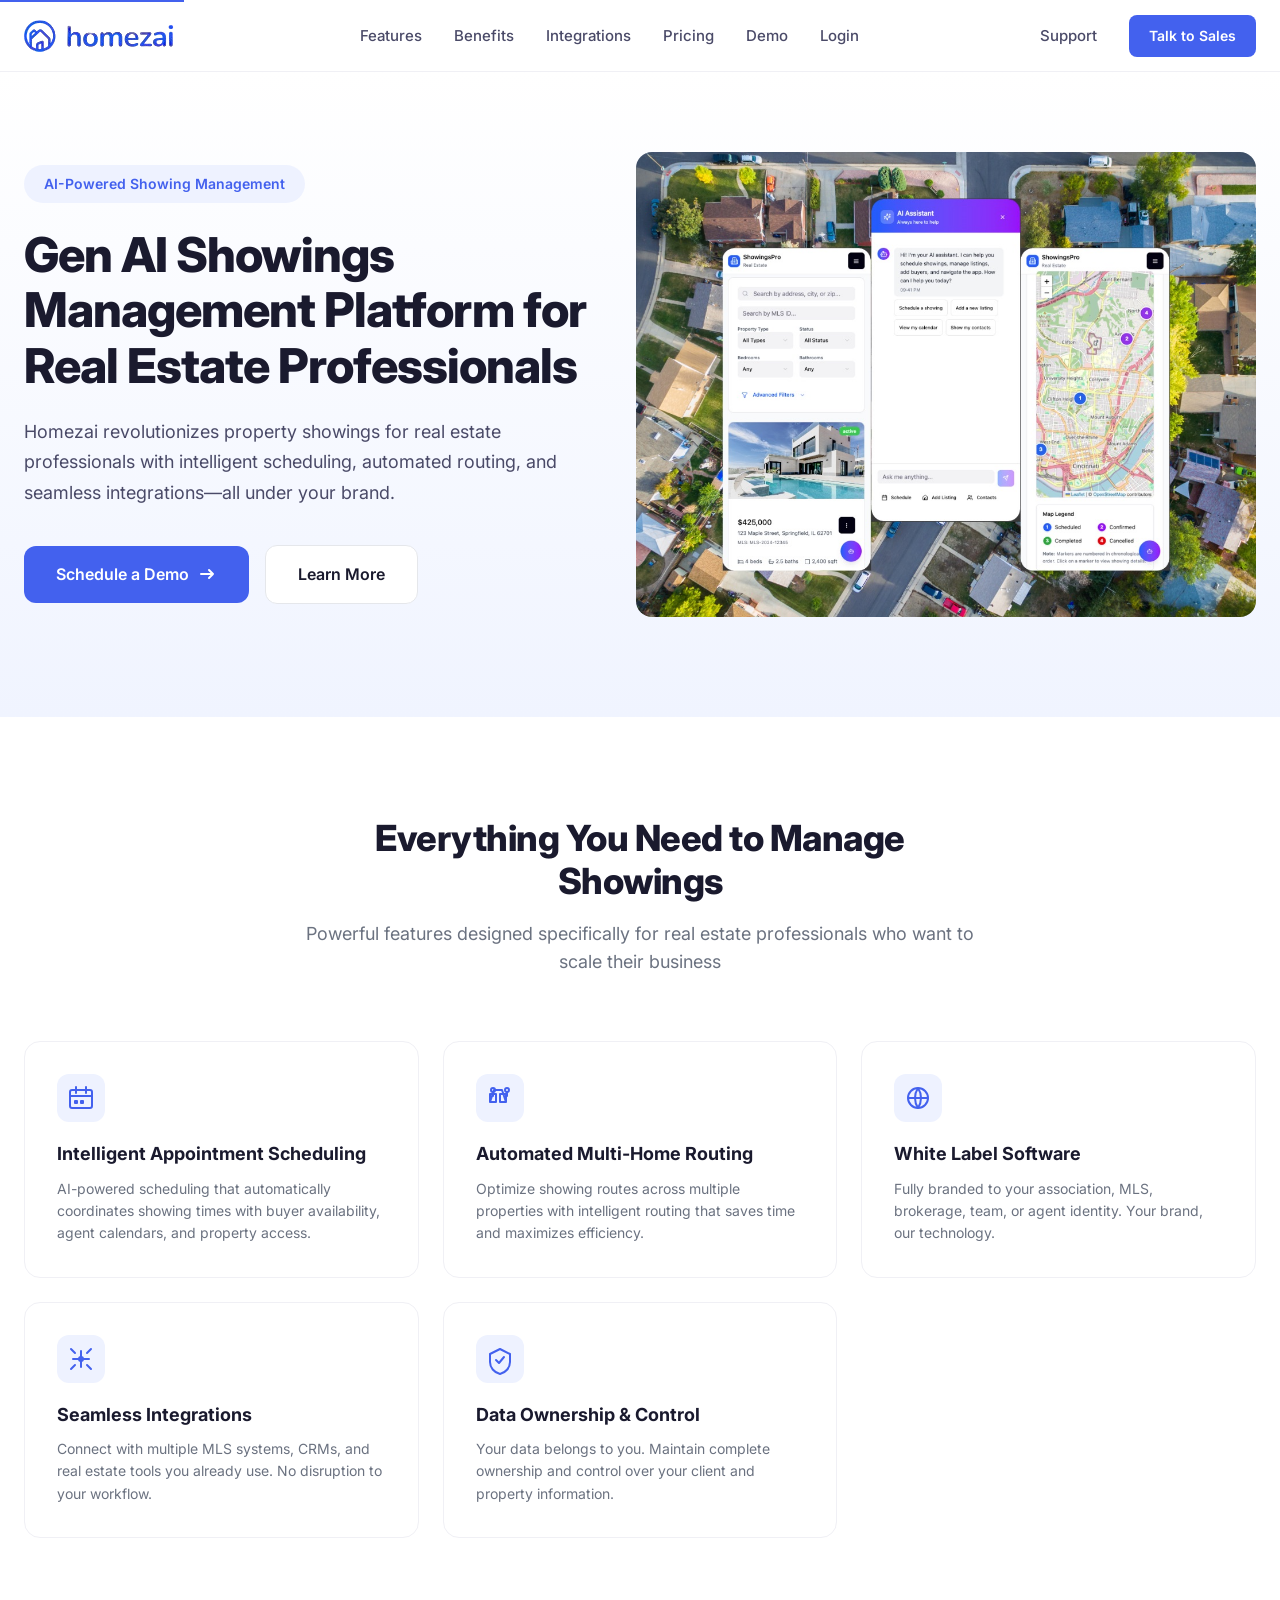
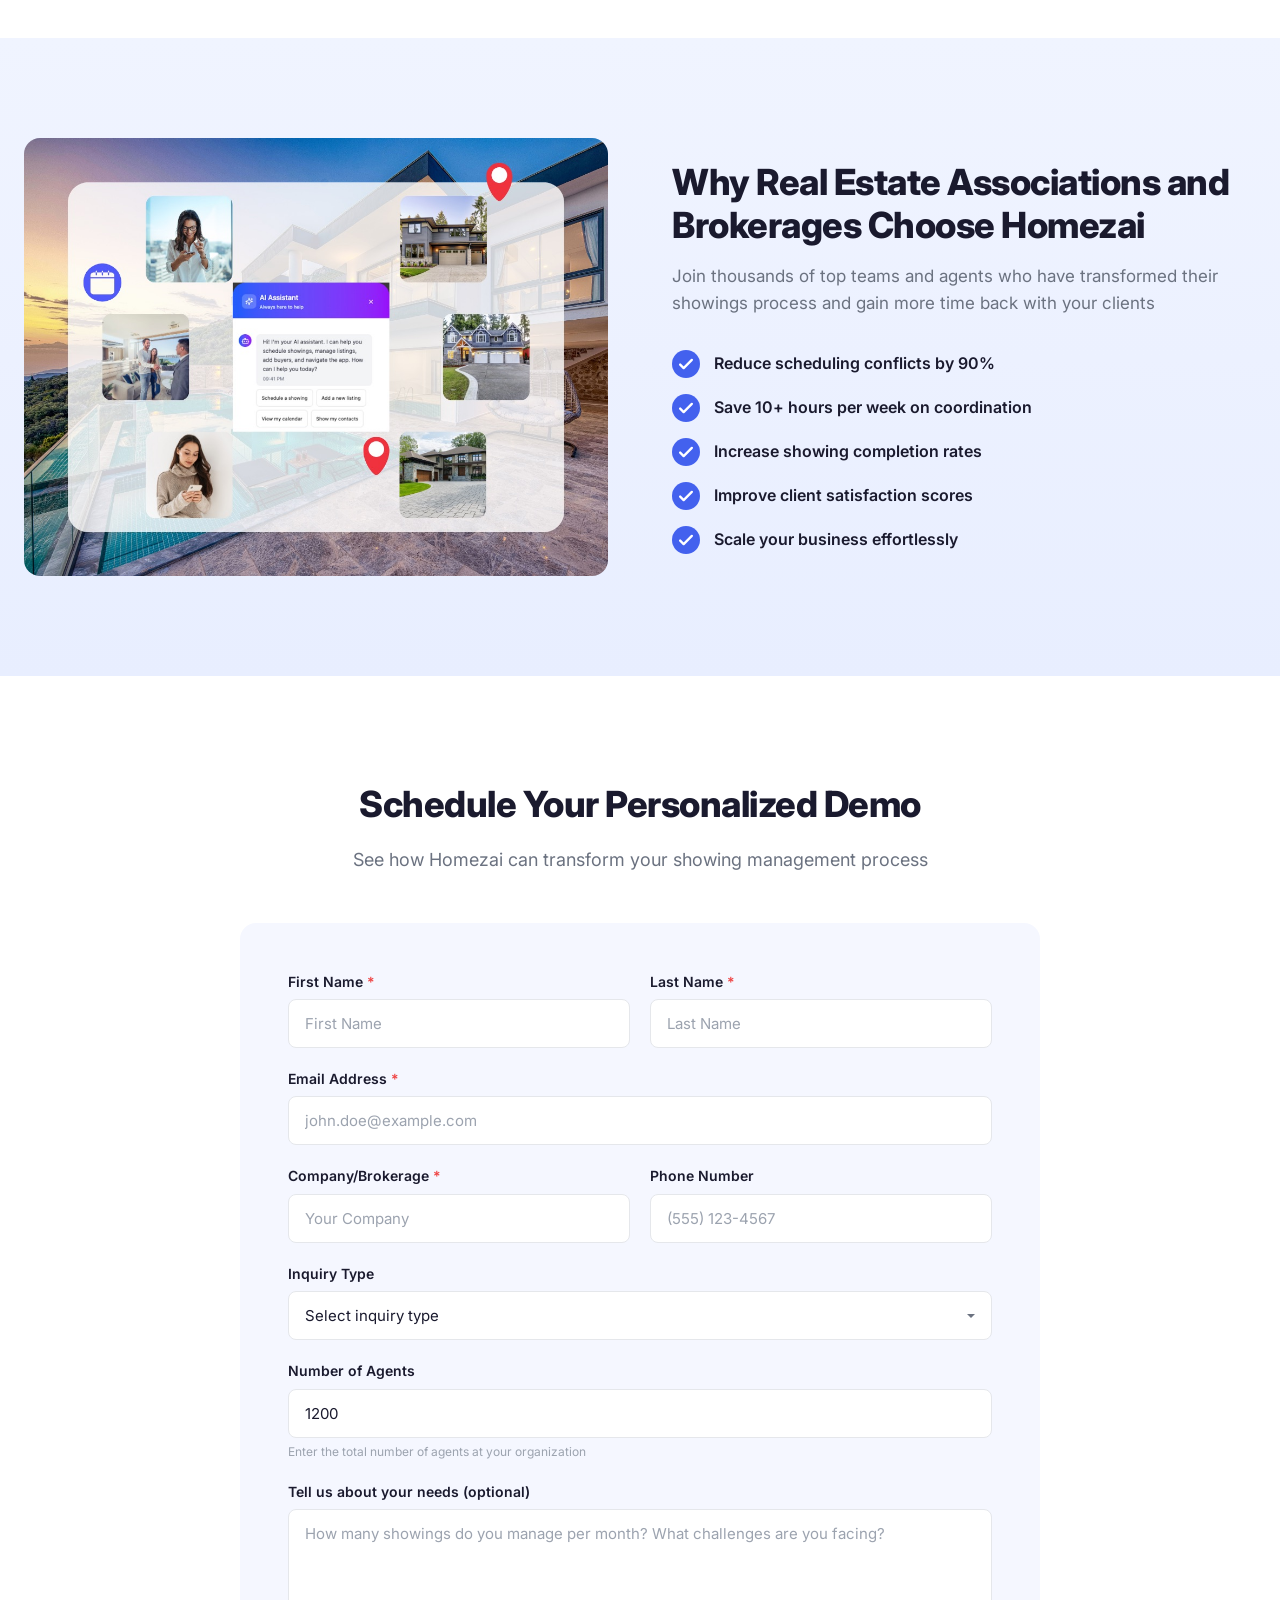
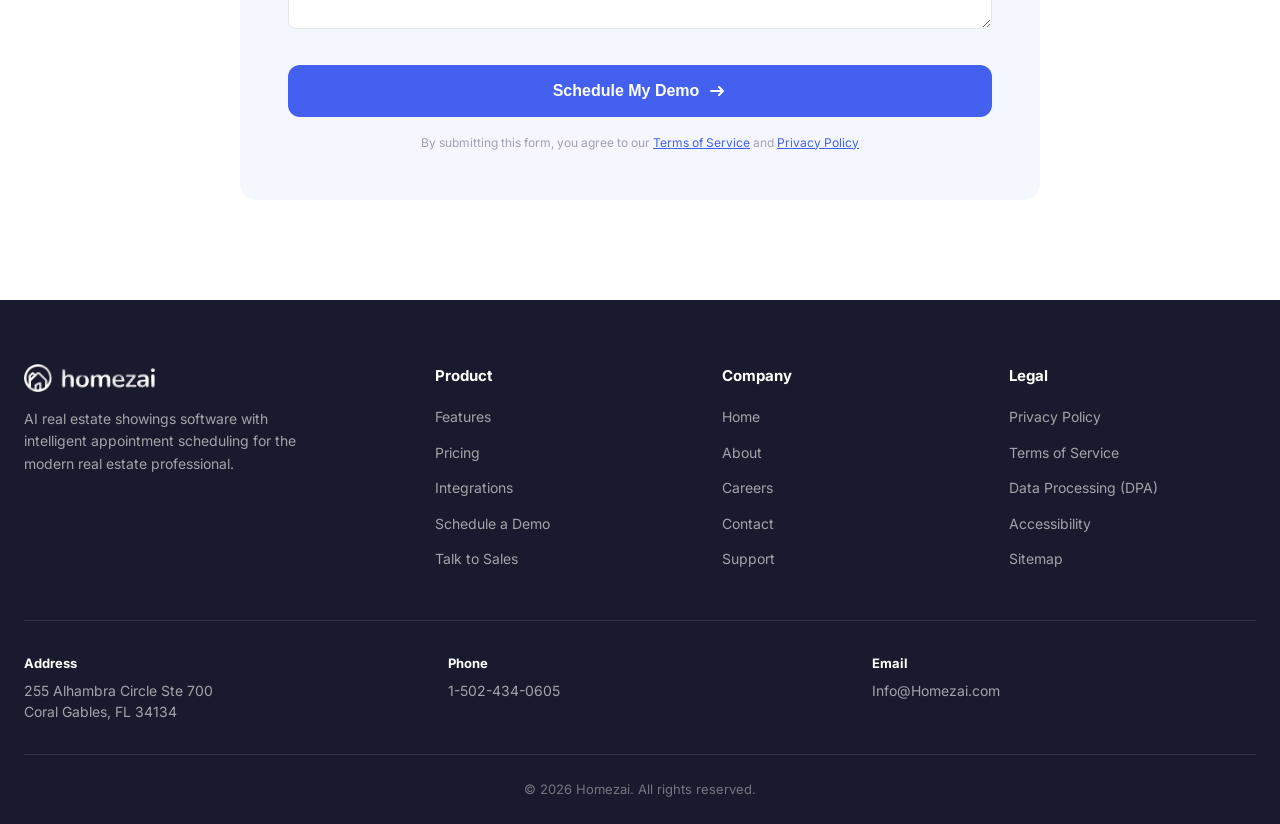
<file: index.html>
<!DOCTYPE html>
<html lang="en">
<head>
    <meta charset="UTF-8">
    <meta name="viewport" content="width=device-width, initial-scale=1.0">
    <title>Homezai - AI Showings Management for Real Estate</title>
    <meta name="description" content="Homezai revolutionizes property showings for real estate professionals with intelligent scheduling, automated routing, and seamless integrations.">
    <link rel="preconnect" href="https://fonts.googleapis.com">
    <link rel="preconnect" href="https://fonts.gstatic.com" crossorigin>
    <link href="https://fonts.googleapis.com/css2?family=Inter:wght@400;500;600;700;800&display=swap" rel="stylesheet">
    <link rel="stylesheet" href="styles.css">
    <link rel="icon" type="image/svg+xml" href="data:image/svg+xml,<svg xmlns='http://www.w3.org/2000/svg' viewBox='0 0 32 32'><text y='28' font-size='28'>🏠</text></svg>">
</head>
<body>
    <a href="#main-content" class="skip-link">Skip to main content</a>

    <!-- Header -->
    <header class="header" role="banner">
        <div class="container header-inner">
            <a href="/" class="logo" aria-label="Homezai Home">
                <img src="assets/logo.png" alt="Homezai" class="logo-img">
            </a>
            <nav class="main-nav" aria-label="Main navigation">
                <ul class="nav-list">
                    <li><a href="#features">Features</a></li>
                    <li><a href="#benefits">Benefits</a></li>
                    <li><a href="#integrations">Integrations</a></li>
                    <li><a href="#pricing">Pricing</a></li>
                    <li><a href="#demo">Demo</a></li>
                    <li><a href="https://app.homezai.com/" class="nav-login">Login</a></li>
                </ul>
            </nav>
            <div class="header-actions">
                <a href="support.html" class="btn-support">Support</a>
                <a href="#demo" class="btn-primary btn-talk-sales">Talk to Sales</a>
            </div>
            <button class="mobile-menu-toggle" aria-label="Toggle menu" aria-expanded="false">
                <span class="hamburger"></span>
            </button>
        </div>
    </header>

    <!-- Main Content -->
    <main id="main-content">
        <!-- Hero Section -->
        <section class="hero" aria-label="Gen AI Showings Management Platform for Real Estate Professionals">
            <div class="container hero-inner">
                <div class="hero-content">
                    <span class="badge">AI-Powered Showing Management</span>
                    <h1>Gen AI Showings Management Platform for Real Estate Professionals</h1>
                    <p class="hero-description">Homezai revolutionizes property showings for real estate professionals with intelligent scheduling, automated routing, and seamless integrations&mdash;all under your brand.</p>
                    <div class="hero-actions">
                        <a href="#demo" class="btn-primary btn-lg" aria-label="Schedule a demo with Homezai">
                            Schedule a Demo
                            <svg width="20" height="20" viewBox="0 0 20 20" fill="none" aria-hidden="true">
                                <path d="M4 10h12m0 0l-4-4m4 4l-4 4" stroke="currentColor" stroke-width="2" stroke-linecap="round" stroke-linejoin="round"/>
                            </svg>
                        </a>
                        <a href="#features" class="btn-outline btn-lg">Learn More</a>
                    </div>
                </div>
                <div class="hero-image">
                    <img src="assets/hero-image.jpg" alt="Real estate professional managing property showings on tablet device" class="hero-img">
                </div>
            </div>
        </section>

        <!-- Features Section -->
        <section class="features" id="features" aria-label="Features">
            <div class="container">
                <div class="section-header">
                    <h2>Everything You Need to Manage Showings</h2>
                    <p>Powerful features designed specifically for real estate professionals who want to scale their business</p>
                </div>
                <div class="features-grid">
                    <div class="feature-card">
                        <div class="feature-icon">
                            <svg viewBox="0 0 48 48" fill="none" xmlns="http://www.w3.org/2000/svg">
                                <rect width="48" height="48" rx="12" fill="#EEF2FF"/>
                                <rect x="13" y="16" width="22" height="18" rx="2" stroke="#4361EE" stroke-width="2"/>
                                <path d="M13 22h22" stroke="#4361EE" stroke-width="2"/>
                                <path d="M19 13v6M29 13v6" stroke="#4361EE" stroke-width="2" stroke-linecap="round"/>
                                <rect x="17" y="26" width="4" height="4" rx="1" fill="#4361EE"/>
                                <rect x="23" y="26" width="4" height="4" rx="1" fill="#4361EE"/>
                            </svg>
                        </div>
                        <h3>Intelligent Appointment Scheduling</h3>
                        <p>AI-powered scheduling that automatically coordinates showing times with buyer availability, agent calendars, and property access.</p>
                    </div>
                    <div class="feature-card">
                        <div class="feature-icon">
                            <svg viewBox="0 0 48 48" fill="none" xmlns="http://www.w3.org/2000/svg">
                                <rect width="48" height="48" rx="12" fill="#EEF2FF"/>
                                <path d="M14 28h6v-8h-6v8zm0 0l4-12h8l4 12m0 0h-6v-8h6v8z" stroke="#4361EE" stroke-width="2" stroke-linecap="round" stroke-linejoin="round"/>
                                <circle cx="17" cy="16" r="2" stroke="#4361EE" stroke-width="2"/>
                                <circle cx="31" cy="16" r="2" stroke="#4361EE" stroke-width="2"/>
                                <path d="M17 18v4M31 18v4" stroke="#4361EE" stroke-width="2" stroke-linecap="round"/>
                            </svg>
                        </div>
                        <h3>Automated Multi-Home Routing</h3>
                        <p>Optimize showing routes across multiple properties with intelligent routing that saves time and maximizes efficiency.</p>
                    </div>
                    <div class="feature-card">
                        <div class="feature-icon">
                            <svg viewBox="0 0 48 48" fill="none" xmlns="http://www.w3.org/2000/svg">
                                <rect width="48" height="48" rx="12" fill="#EEF2FF"/>
                                <circle cx="24" cy="24" r="10" stroke="#4361EE" stroke-width="2"/>
                                <path d="M24 14c-2 3-3 6-3 10s1 7 3 10M24 14c2 3 3 6 3 10s-1 7-3 10" stroke="#4361EE" stroke-width="2"/>
                                <path d="M14 24h20" stroke="#4361EE" stroke-width="2"/>
                            </svg>
                        </div>
                        <h3>White Label Software</h3>
                        <p>Fully branded to your association, MLS, brokerage, team, or agent identity. Your brand, our technology.</p>
                    </div>
                    <div class="feature-card" id="integrations">
                        <div class="feature-icon">
                            <svg viewBox="0 0 48 48" fill="none" xmlns="http://www.w3.org/2000/svg">
                                <rect width="48" height="48" rx="12" fill="#EEF2FF"/>
                                <path d="M16 24h16" stroke="#4361EE" stroke-width="2" stroke-linecap="round"/>
                                <path d="M24 16v16" stroke="#4361EE" stroke-width="2" stroke-linecap="round"/>
                                <path d="M18 18l-4-4M30 18l4-4M18 30l-4 4M30 30l4 4" stroke="#4361EE" stroke-width="2" stroke-linecap="round"/>
                                <circle cx="24" cy="24" r="3" fill="#4361EE"/>
                            </svg>
                        </div>
                        <h3>Seamless Integrations</h3>
                        <p>Connect with multiple MLS systems, CRMs, and real estate tools you already use. No disruption to your workflow.</p>
                    </div>
                    <div class="feature-card">
                        <div class="feature-icon">
                            <svg viewBox="0 0 48 48" fill="none" xmlns="http://www.w3.org/2000/svg">
                                <rect width="48" height="48" rx="12" fill="#EEF2FF"/>
                                <path d="M24 14l-10 5v8c0 5.5 4 10.5 10 12 6-1.5 10-6.5 10-12v-8l-10-5z" stroke="#4361EE" stroke-width="2" stroke-linejoin="round"/>
                                <path d="M20 25l3 3 5-6" stroke="#4361EE" stroke-width="2" stroke-linecap="round" stroke-linejoin="round"/>
                            </svg>
                        </div>
                        <h3>Data Ownership & Control</h3>
                        <p>Your data belongs to you. Maintain complete ownership and control over your client and property information.</p>
                    </div>
                </div>
            </div>
        </section>

        <!-- Benefits Section -->
        <section class="benefits" id="benefits">
            <div class="container">
                <div class="benefits-inner">
                    <div class="benefits-image">
                        <img src="assets/platform-screenshot.jpg" alt="Homezai platform interface" class="benefits-img">
                    </div>
                    <div class="benefits-content">
                        <h2>Why Real Estate Associations and Brokerages Choose Homezai</h2>
                        <p class="benefits-subtitle">Join thousands of top teams and agents who have transformed their showings process and gain more time back with your clients</p>
                        <div class="benefits-list">
                            <div class="benefit-item">
                                <div class="benefit-check">
                                    <svg viewBox="0 0 24 24" fill="none"><circle cx="12" cy="12" r="12" fill="#4361EE"/><path d="M7 12.5l3 3 7-7" stroke="white" stroke-width="2" stroke-linecap="round" stroke-linejoin="round"/></svg>
                                </div>
                                <span>Reduce scheduling conflicts by 90%</span>
                            </div>
                            <div class="benefit-item">
                                <div class="benefit-check">
                                    <svg viewBox="0 0 24 24" fill="none"><circle cx="12" cy="12" r="12" fill="#4361EE"/><path d="M7 12.5l3 3 7-7" stroke="white" stroke-width="2" stroke-linecap="round" stroke-linejoin="round"/></svg>
                                </div>
                                <span>Save 10+ hours per week on coordination</span>
                            </div>
                            <div class="benefit-item">
                                <div class="benefit-check">
                                    <svg viewBox="0 0 24 24" fill="none"><circle cx="12" cy="12" r="12" fill="#4361EE"/><path d="M7 12.5l3 3 7-7" stroke="white" stroke-width="2" stroke-linecap="round" stroke-linejoin="round"/></svg>
                                </div>
                                <span>Increase showing completion rates</span>
                            </div>
                            <div class="benefit-item">
                                <div class="benefit-check">
                                    <svg viewBox="0 0 24 24" fill="none"><circle cx="12" cy="12" r="12" fill="#4361EE"/><path d="M7 12.5l3 3 7-7" stroke="white" stroke-width="2" stroke-linecap="round" stroke-linejoin="round"/></svg>
                                </div>
                                <span>Improve client satisfaction scores</span>
                            </div>
                            <div class="benefit-item">
                                <div class="benefit-check">
                                    <svg viewBox="0 0 24 24" fill="none"><circle cx="12" cy="12" r="12" fill="#4361EE"/><path d="M7 12.5l3 3 7-7" stroke="white" stroke-width="2" stroke-linecap="round" stroke-linejoin="round"/></svg>
                                </div>
                                <span>Scale your business effortlessly</span>
                            </div>
                        </div>
                    </div>
                </div>
            </div>
        </section>

        <div id="pricing"></div>

        <!-- Demo Section -->
        <section class="demo-section" id="demo" aria-label="Schedule Your Personalized Demo">
            <div class="container">
                <div class="demo-inner">
                    <div class="demo-header">
                        <h2>Schedule Your Personalized Demo</h2>
                        <p>See how Homezai can transform your showing management process</p>
                    </div>
                    <form class="demo-form" aria-label="Demo request form">
                        <div class="form-row">
                            <div class="form-group">
                                <label for="firstName">First Name <span class="required">*</span></label>
                                <input type="text" id="firstName" name="firstName" placeholder="First Name" required>
                            </div>
                            <div class="form-group">
                                <label for="lastName">Last Name <span class="required">*</span></label>
                                <input type="text" id="lastName" name="lastName" placeholder="Last Name" required>
                            </div>
                        </div>
                        <div class="form-group">
                            <label for="email">Email Address <span class="required">*</span></label>
                            <input type="email" id="email" name="email" placeholder="john.doe@example.com" required>
                        </div>
                        <div class="form-row">
                            <div class="form-group">
                                <label for="company">Company/Brokerage <span class="required">*</span></label>
                                <input type="text" id="company" name="company" placeholder="Your Company" required>
                            </div>
                            <div class="form-group">
                                <label for="phone">Phone Number</label>
                                <input type="tel" id="phone" name="phone" placeholder="(555) 123-4567">
                            </div>
                        </div>
                        <div class="form-group">
                            <label for="inquiryType">Inquiry Type</label>
                            <select id="inquiryType" name="inquiryType">
                                <option value="">Select inquiry type</option>
                                <optgroup label="Sales">
                                    <option value="realtor-association">Realtor Association</option>
                                    <option value="mls">Multiple Listing Service (MLS)</option>
                                    <option value="brokerage">Brokerage</option>
                                </optgroup>
                                <optgroup label="Support">
                                    <option value="team">Team</option>
                                    <option value="individual">Individual Agent</option>
                                </optgroup>
                            </select>
                        </div>
                        <div class="form-group">
                            <label for="agents">Number of Agents</label>
                            <input type="number" id="agents" name="agents" min="1" value="1200">
                            <span class="form-hint">Enter the total number of agents at your organization</span>
                        </div>
                        <div class="form-group">
                            <label for="message">Tell us about your needs (optional)</label>
                            <textarea id="message" name="message" rows="4" placeholder="How many showings do you manage per month? What challenges are you facing?"></textarea>
                        </div>
                        <button type="submit" class="btn-primary btn-lg btn-full">
                            Schedule My Demo
                            <svg width="20" height="20" viewBox="0 0 20 20" fill="none" aria-hidden="true">
                                <path d="M4 10h12m0 0l-4-4m4 4l-4 4" stroke="currentColor" stroke-width="2" stroke-linecap="round" stroke-linejoin="round"/>
                            </svg>
                        </button>
                        <p class="form-disclaimer">By submitting this form, you agree to our <a href="/terms">Terms of Service</a> and <a href="/privacy">Privacy Policy</a></p>
                    </form>
                </div>
            </div>
        </section>
    </main>

    <!-- Footer -->
    <footer class="footer" role="contentinfo">
        <div class="container">
            <div class="footer-top">
                <div class="footer-brand">
                    <a href="/" class="logo footer-logo" aria-label="Homezai Home">
                        <img src="assets/logo.png" alt="Homezai" class="logo-img logo-img-white">
                    </a>
                    <p class="footer-tagline">AI real estate showings software with intelligent appointment scheduling for the modern real estate professional.</p>
                </div>
                <nav class="footer-nav" aria-label="Product links">
                    <h4>Product</h4>
                    <ul>
                        <li><a href="#features">Features</a></li>
                        <li><a href="#pricing">Pricing</a></li>
                        <li><a href="#integrations">Integrations</a></li>
                        <li><a href="#demo">Schedule a Demo</a></li>
                        <li><a href="#demo">Talk to Sales</a></li>
                    </ul>
                </nav>
                <nav class="footer-nav" aria-label="Company links">
                    <h4>Company</h4>
                    <ul>
                        <li><a href="/">Home</a></li>
                        <li><a href="#">About</a></li>
                        <li><a href="#">Careers</a></li>
                        <li><a href="#">Contact</a></li>
                        <li><a href="support.html">Support</a></li>
                    </ul>
                </nav>
                <nav class="footer-nav" aria-label="Legal links">
                    <h4>Legal</h4>
                    <ul>
                        <li><a href="/privacy">Privacy Policy</a></li>
                        <li><a href="/terms">Terms of Service</a></li>
                        <li><a href="/dpa">Data Processing (DPA)</a></li>
                        <li><a href="/accessibility">Accessibility</a></li>
                        <li><a href="/sitemap">Sitemap</a></li>
                    </ul>
                </nav>
            </div>
            <div class="footer-contact-row">
                <div class="footer-contact-item">
                    <h5>Address</h5>
                    <p>255 Alhambra Circle Ste 700<br>Coral Gables, FL 34134</p>
                </div>
                <div class="footer-contact-item">
                    <h5>Phone</h5>
                    <p><a href="tel:+15024340605">1-502-434-0605</a></p>
                </div>
                <div class="footer-contact-item">
                    <h5>Email</h5>
                    <p><a href="mailto:Info@Homezai.com">Info@Homezai.com</a></p>
                </div>
            </div>
            <div class="footer-bottom">
                <p>&copy; 2026 Homezai. All rights reserved.</p>
            </div>
        </div>
    </footer>

    <script src="script.js"></script>
</body>
</html>
</file>
<file: styles.css>
/* ========================================
   Homezai Landing Page Styles
   ======================================== */

:root {
    --primary: #4361EE;
    --primary-dark: #3651D4;
    --primary-light: #EEF2FF;
    --primary-lighter: #F5F7FF;
    --text-dark: #1a1a2e;
    --text-body: #4a4a68;
    --text-light: #6b7280;
    --text-muted: #9ca3af;
    --white: #ffffff;
    --bg-light: #f8fafc;
    --bg-hero: linear-gradient(180deg, #ffffff 0%, #f0f4ff 100%);
    --bg-benefits: linear-gradient(180deg, #f0f4ff 0%, #e8eeff 100%);
    --border: #e5e7eb;
    --border-light: #f0f0f5;
    --shadow-sm: 0 1px 2px rgba(0, 0, 0, 0.05);
    --shadow-md: 0 4px 6px -1px rgba(0, 0, 0, 0.1), 0 2px 4px -2px rgba(0, 0, 0, 0.1);
    --shadow-lg: 0 10px 15px -3px rgba(0, 0, 0, 0.1), 0 4px 6px -4px rgba(0, 0, 0, 0.1);
    --shadow-xl: 0 20px 25px -5px rgba(0, 0, 0, 0.1), 0 8px 10px -6px rgba(0, 0, 0, 0.1);
    --radius-sm: 6px;
    --radius-md: 8px;
    --radius-lg: 12px;
    --radius-xl: 16px;
    --radius-full: 9999px;
    --font-family: 'Inter', -apple-system, BlinkMacSystemFont, 'Segoe UI', sans-serif;
    --max-width: 1280px;
    --header-height: 72px;
}

*, *::before, *::after {
    box-sizing: border-box;
    margin: 0;
    padding: 0;
}

html {
    scroll-behavior: smooth;
    -webkit-font-smoothing: antialiased;
    -moz-osx-font-smoothing: grayscale;
}

body {
    font-family: var(--font-family);
    font-size: 16px;
    line-height: 1.6;
    color: var(--text-body);
    background-color: var(--white);
    overflow-x: hidden;
}

img { max-width: 100%; height: auto; }

a {
    text-decoration: none;
    color: inherit;
    transition: color 0.2s ease;
}

ul { list-style: none; }

.skip-link {
    position: absolute;
    top: -40px;
    left: 0;
    background: var(--primary);
    color: var(--white);
    padding: 8px 16px;
    z-index: 100;
    transition: top 0.3s;
}
.skip-link:focus { top: 0; }

.container {
    max-width: var(--max-width);
    margin: 0 auto;
    padding: 0 24px;
}

/* ========================================
   Buttons
   ======================================== */
.btn-primary {
    display: inline-flex;
    align-items: center;
    justify-content: center;
    gap: 8px;
    background-color: var(--primary);
    color: var(--white);
    font-weight: 600;
    font-size: 15px;
    padding: 12px 24px;
    border-radius: var(--radius-md);
    border: none;
    cursor: pointer;
    transition: all 0.2s ease;
    white-space: nowrap;
}

.btn-primary:hover {
    background-color: var(--primary-dark);
    transform: translateY(-1px);
    box-shadow: var(--shadow-md);
}

.btn-outline {
    display: inline-flex;
    align-items: center;
    justify-content: center;
    gap: 8px;
    background-color: var(--white);
    color: var(--text-dark);
    font-weight: 600;
    font-size: 15px;
    padding: 12px 24px;
    border-radius: var(--radius-md);
    border: 1.5px solid var(--border);
    cursor: pointer;
    transition: all 0.2s ease;
    white-space: nowrap;
}

.btn-outline:hover {
    border-color: var(--primary);
    color: var(--primary);
    transform: translateY(-1px);
}

.btn-lg {
    padding: 16px 32px;
    font-size: 16px;
    border-radius: var(--radius-lg);
}

.btn-full { width: 100%; }

/* ========================================
   Header
   ======================================== */
.header {
    position: sticky;
    top: 0;
    z-index: 50;
    background-color: rgba(255, 255, 255, 0.95);
    backdrop-filter: blur(12px);
    border-bottom: 1px solid var(--border-light);
    height: var(--header-height);
}

.header-inner {
    display: flex;
    align-items: center;
    justify-content: space-between;
    height: var(--header-height);
    gap: 32px;
}

.logo {
    display: flex;
    align-items: center;
    gap: 8px;
    flex-shrink: 0;
}

.logo-img {
    height: 32px;
    width: auto;
}

.logo-img-white {
    filter: brightness(0) invert(1);
    height: 28px;
}

.main-nav {
    flex: 1;
    display: flex;
    justify-content: center;
}

.nav-list {
    display: flex;
    align-items: center;
    gap: 32px;
}

.nav-list a {
    font-size: 15px;
    font-weight: 500;
    color: var(--text-body);
    transition: color 0.2s ease;
    position: relative;
}

.nav-list a:hover { color: var(--primary); }

.nav-list a::after {
    content: '';
    position: absolute;
    bottom: -4px;
    left: 0;
    width: 0;
    height: 2px;
    background-color: var(--primary);
    transition: width 0.2s ease;
}

.nav-list a:hover::after { width: 100%; }

.header-actions {
    display: flex;
    align-items: center;
    gap: 16px;
    flex-shrink: 0;
}

.btn-support {
    font-size: 15px;
    font-weight: 500;
    color: var(--text-body);
    padding: 8px 16px;
    transition: color 0.2s ease;
}

.btn-support:hover { color: var(--primary); }

.btn-talk-sales {
    padding: 10px 20px;
    font-size: 14px;
    border-radius: var(--radius-md);
}

.mobile-menu-toggle {
    display: none;
    background: none;
    border: none;
    cursor: pointer;
    padding: 8px;
    z-index: 60;
}

.hamburger {
    display: block;
    width: 24px;
    height: 2px;
    background-color: var(--text-dark);
    position: relative;
    transition: background-color 0.3s;
}

.hamburger::before, .hamburger::after {
    content: '';
    position: absolute;
    width: 24px;
    height: 2px;
    background-color: var(--text-dark);
    transition: transform 0.3s;
}
.hamburger::before { top: -7px; }
.hamburger::after { bottom: -7px; }

/* ========================================
   Hero Section
   ======================================== */
.hero {
    background: var(--bg-hero);
    padding: 80px 0 100px;
    overflow: hidden;
}

.hero-inner {
    display: grid;
    grid-template-columns: 1fr 1.1fr;
    gap: 48px;
    align-items: center;
}

.hero-content { max-width: 580px; }

.badge {
    display: inline-block;
    background-color: var(--primary-light);
    color: var(--primary);
    font-size: 14px;
    font-weight: 600;
    padding: 8px 20px;
    border-radius: var(--radius-full);
    margin-bottom: 24px;
}

.hero h1 {
    font-size: 48px;
    font-weight: 800;
    line-height: 1.15;
    color: var(--text-dark);
    margin-bottom: 24px;
    letter-spacing: -1px;
}

.hero-description {
    font-size: 18px;
    line-height: 1.7;
    color: var(--text-body);
    margin-bottom: 36px;
}

.hero-actions {
    display: flex;
    gap: 16px;
    align-items: center;
}

.hero-image {
    position: relative;
}

.hero-img {
    width: 100%;
    height: auto;
    border-radius: var(--radius-xl);
    display: block;
}

/* ========================================
   Features Section
   ======================================== */
.features {
    padding: 100px 0;
    background: var(--white);
}

.section-header {
    text-align: center;
    max-width: 700px;
    margin: 0 auto 64px;
}

.section-header h2 {
    font-size: 36px;
    font-weight: 800;
    color: var(--text-dark);
    margin-bottom: 16px;
    line-height: 1.2;
    letter-spacing: -0.5px;
}

.section-header p {
    font-size: 18px;
    color: var(--text-light);
    line-height: 1.6;
}

.features-grid {
    display: grid;
    grid-template-columns: repeat(3, 1fr);
    gap: 24px;
}

.feature-card {
    padding: 32px;
    border-radius: var(--radius-xl);
    border: 1px solid var(--border-light);
    transition: all 0.3s ease;
    background: var(--white);
}

.feature-card:hover {
    border-color: var(--primary);
    box-shadow: var(--shadow-lg);
    transform: translateY(-4px);
}

.feature-icon {
    width: 48px;
    height: 48px;
    margin-bottom: 20px;
}

.feature-icon svg {
    width: 48px;
    height: 48px;
}

.feature-card h3 {
    font-size: 18px;
    font-weight: 700;
    color: var(--text-dark);
    margin-bottom: 12px;
    line-height: 1.3;
}

.feature-card p {
    font-size: 14px;
    color: var(--text-light);
    line-height: 1.6;
}

/* ========================================
   Benefits Section
   ======================================== */
.benefits {
    padding: 100px 0;
    background: var(--bg-benefits);
}

.benefits-inner {
    display: grid;
    grid-template-columns: 1fr 1fr;
    gap: 64px;
    align-items: center;
}

.benefits-image {
    position: relative;
}

.benefits-img {
    width: 100%;
    height: auto;
    border-radius: var(--radius-xl);
    display: block;
}

.benefits-content h2 {
    font-size: 36px;
    font-weight: 800;
    color: var(--text-dark);
    margin-bottom: 16px;
    line-height: 1.2;
    letter-spacing: -0.5px;
}

.benefits-subtitle {
    font-size: 17px;
    color: var(--text-light);
    line-height: 1.6;
    margin-bottom: 32px;
}

.benefits-list {
    display: flex;
    flex-direction: column;
    gap: 16px;
}

.benefit-item {
    display: flex;
    align-items: center;
    gap: 14px;
}

.benefit-check {
    width: 28px;
    height: 28px;
    flex-shrink: 0;
}

.benefit-check svg {
    width: 28px;
    height: 28px;
}

.benefit-item span {
    font-size: 16px;
    font-weight: 600;
    color: var(--text-dark);
}

/* ========================================
   Demo Section
   ======================================== */
.demo-section {
    padding: 100px 0;
    background: var(--white);
}

.demo-inner {
    max-width: 800px;
    margin: 0 auto;
}

.demo-header {
    text-align: center;
    margin-bottom: 48px;
}

.demo-header h2 {
    font-size: 36px;
    font-weight: 800;
    color: var(--text-dark);
    margin-bottom: 12px;
    letter-spacing: -0.5px;
}

.demo-header p {
    font-size: 18px;
    color: var(--text-light);
}

.demo-form {
    background: var(--primary-lighter);
    border-radius: var(--radius-xl);
    padding: 48px;
}

.form-row {
    display: grid;
    grid-template-columns: 1fr 1fr;
    gap: 20px;
    margin-bottom: 20px;
}

.form-group {
    margin-bottom: 20px;
}

.form-row .form-group {
    margin-bottom: 0;
}

.form-group label {
    display: block;
    font-size: 14px;
    font-weight: 600;
    color: var(--text-dark);
    margin-bottom: 6px;
}

.required { color: #ef4444; }

.form-group input,
.form-group select,
.form-group textarea {
    width: 100%;
    padding: 14px 16px;
    font-size: 15px;
    font-family: var(--font-family);
    border: 1px solid var(--border);
    border-radius: var(--radius-md);
    background: var(--white);
    color: var(--text-dark);
    transition: border-color 0.2s, box-shadow 0.2s;
    outline: none;
}

.form-group input::placeholder,
.form-group textarea::placeholder {
    color: var(--text-muted);
}

.form-group input:focus,
.form-group select:focus,
.form-group textarea:focus {
    border-color: var(--primary);
    box-shadow: 0 0 0 3px rgba(67, 97, 238, 0.1);
}

.form-group select {
    appearance: none;
    background-image: url("data:image/svg+xml,%3Csvg xmlns='http://www.w3.org/2000/svg' width='16' height='16' fill='%236b7280' viewBox='0 0 16 16'%3E%3Cpath d='M4 6l4 4 4-4'/%3E%3C/svg%3E");
    background-repeat: no-repeat;
    background-position: right 12px center;
    padding-right: 36px;
    cursor: pointer;
}

.form-group textarea {
    resize: vertical;
    min-height: 120px;
}

.form-hint {
    display: block;
    font-size: 12px;
    color: var(--text-muted);
    margin-top: 4px;
}

.demo-form .btn-primary { margin-top: 8px; }

.form-disclaimer {
    text-align: center;
    font-size: 12px;
    color: var(--text-muted);
    margin-top: 16px;
}

.form-disclaimer a {
    color: var(--primary);
    text-decoration: underline;
}
.form-disclaimer a:hover { color: var(--primary-dark); }

/* ========================================
   Footer
   ======================================== */
.footer {
    background: var(--text-dark);
    color: rgba(255, 255, 255, 0.7);
    padding: 64px 0 0;
}

.footer-top {
    display: grid;
    grid-template-columns: 1.5fr 1fr 1fr 1fr;
    gap: 40px;
    padding-bottom: 48px;
    border-bottom: 1px solid rgba(255, 255, 255, 0.1);
}

.footer-brand .logo {
    margin-bottom: 16px;
}

.footer-tagline {
    font-size: 14px;
    line-height: 1.6;
    color: rgba(255, 255, 255, 0.6);
    max-width: 280px;
}

.footer-nav h4 {
    font-size: 15px;
    font-weight: 700;
    color: var(--white);
    margin-bottom: 16px;
}

.footer-nav ul {
    display: flex;
    flex-direction: column;
    gap: 10px;
}

.footer-nav a {
    font-size: 14px;
    color: rgba(255, 255, 255, 0.6);
    transition: color 0.2s;
}
.footer-nav a:hover { color: var(--white); }

/* Footer Contact Row */
.footer-contact-row {
    display: grid;
    grid-template-columns: 1fr 1fr 1fr;
    gap: 40px;
    padding: 32px 0;
    border-bottom: 1px solid rgba(255, 255, 255, 0.1);
}

.footer-contact-item h5 {
    font-size: 13px;
    font-weight: 700;
    color: var(--white);
    margin-bottom: 6px;
}

.footer-contact-item p {
    font-size: 14px;
    color: rgba(255, 255, 255, 0.6);
    line-height: 1.5;
}

.footer-contact-item a {
    color: rgba(255, 255, 255, 0.6);
    transition: color 0.2s;
}
.footer-contact-item a:hover { color: var(--white); }

.footer-bottom {
    padding: 24px 0;
    text-align: center;
}

.footer-bottom p {
    font-size: 13px;
    color: rgba(255, 255, 255, 0.4);
}

/* ========================================
   Responsive Design
   ======================================== */
@media (max-width: 1024px) {
    .hero-inner {
        grid-template-columns: 1fr;
        gap: 48px;
    }
    .hero-content {
        text-align: center;
        max-width: 100%;
    }
    .hero-actions { justify-content: center; }
    .hero-image { display: flex; justify-content: center; }
    .hero-img { max-width: 600px; }

    .features-grid { grid-template-columns: repeat(2, 1fr); }

    .benefits-inner {
        grid-template-columns: 1fr;
        gap: 40px;
    }
    .benefits-img { max-width: 600px; margin: 0 auto; }

    .footer-top {
        grid-template-columns: repeat(2, 1fr);
        gap: 32px;
    }
    .footer-brand { grid-column: 1 / -1; }
}

@media (max-width: 768px) {
    .main-nav, .header-actions { display: none; }
    .mobile-menu-toggle { display: block; }

    .hero { padding: 48px 0 64px; }
    .hero h1 { font-size: 36px; }
    .hero-description { font-size: 16px; }

    .section-header h2 { font-size: 28px; }
    .features-grid { grid-template-columns: 1fr; }
    .form-row { grid-template-columns: 1fr; }
    .demo-form { padding: 24px; }

    .benefits-content h2 { font-size: 28px; }

    .footer-top { grid-template-columns: 1fr 1fr; }
    .footer-contact-row { grid-template-columns: 1fr; gap: 24px; }
}

@media (max-width: 480px) {
    .hero h1 { font-size: 28px; }
    .hero-actions {
        flex-direction: column;
        width: 100%;
    }
    .hero-actions .btn-primary,
    .hero-actions .btn-outline {
        width: 100%;
        justify-content: center;
    }
    .footer-top { grid-template-columns: 1fr; }
    .section-header h2 { font-size: 24px; }
}

/* Mobile Menu Open State */
body.menu-open .main-nav {
    display: flex;
    position: fixed;
    top: var(--header-height);
    left: 0; right: 0; bottom: 0;
    background: var(--white);
    z-index: 50;
    padding: 24px;
}
body.menu-open .nav-list {
    flex-direction: column;
    width: 100%;
    gap: 0;
}
body.menu-open .nav-list li { width: 100%; }
body.menu-open .nav-list a {
    display: block;
    padding: 16px 0;
    font-size: 18px;
    border-bottom: 1px solid var(--border-light);
}
body.menu-open .hamburger { background-color: transparent; }
body.menu-open .hamburger::before { transform: rotate(45deg) translate(5px, 5px); }
body.menu-open .hamburger::after { transform: rotate(-45deg) translate(5px, -5px); }

/* Animations */
@keyframes fadeInUp {
    from { opacity: 0; transform: translateY(20px); }
    to { opacity: 1; transform: translateY(0); }
}

.hero-content { animation: fadeInUp 0.6s ease forwards; }
.hero-image {
    animation: fadeInUp 0.8s ease 0.2s forwards;
    opacity: 0;
    animation-fill-mode: forwards;
}

.animate-on-scroll {
    opacity: 0;
    transform: translateY(20px);
    transition: opacity 0.6s ease, transform 0.6s ease;
}
.animate-on-scroll.visible {
    opacity: 1;
    transform: translateY(0);
}

.feature-card.animate-on-scroll:nth-child(1) { transition-delay: 0.05s; }
.feature-card.animate-on-scroll:nth-child(2) { transition-delay: 0.1s; }
.feature-card.animate-on-scroll:nth-child(3) { transition-delay: 0.15s; }
.feature-card.animate-on-scroll:nth-child(4) { transition-delay: 0.2s; }
.feature-card.animate-on-scroll:nth-child(5) { transition-delay: 0.25s; }
</file>
